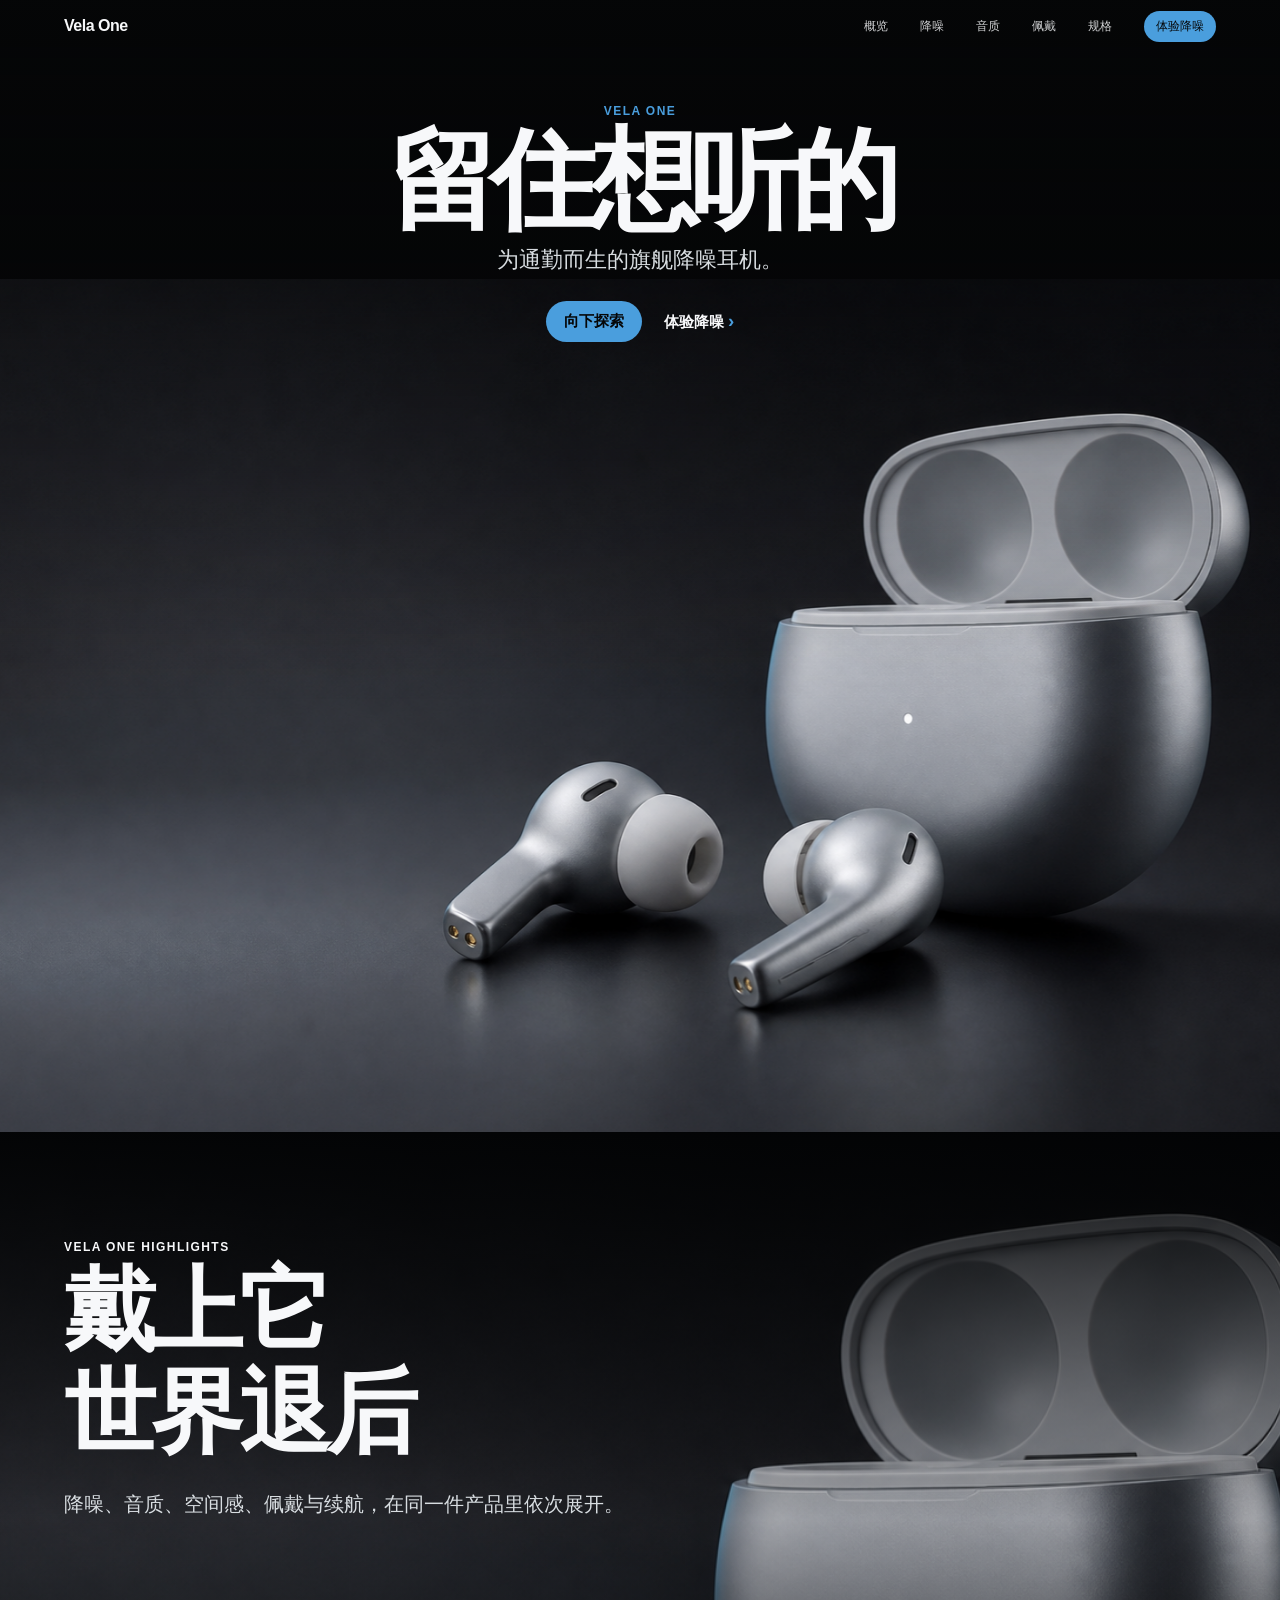
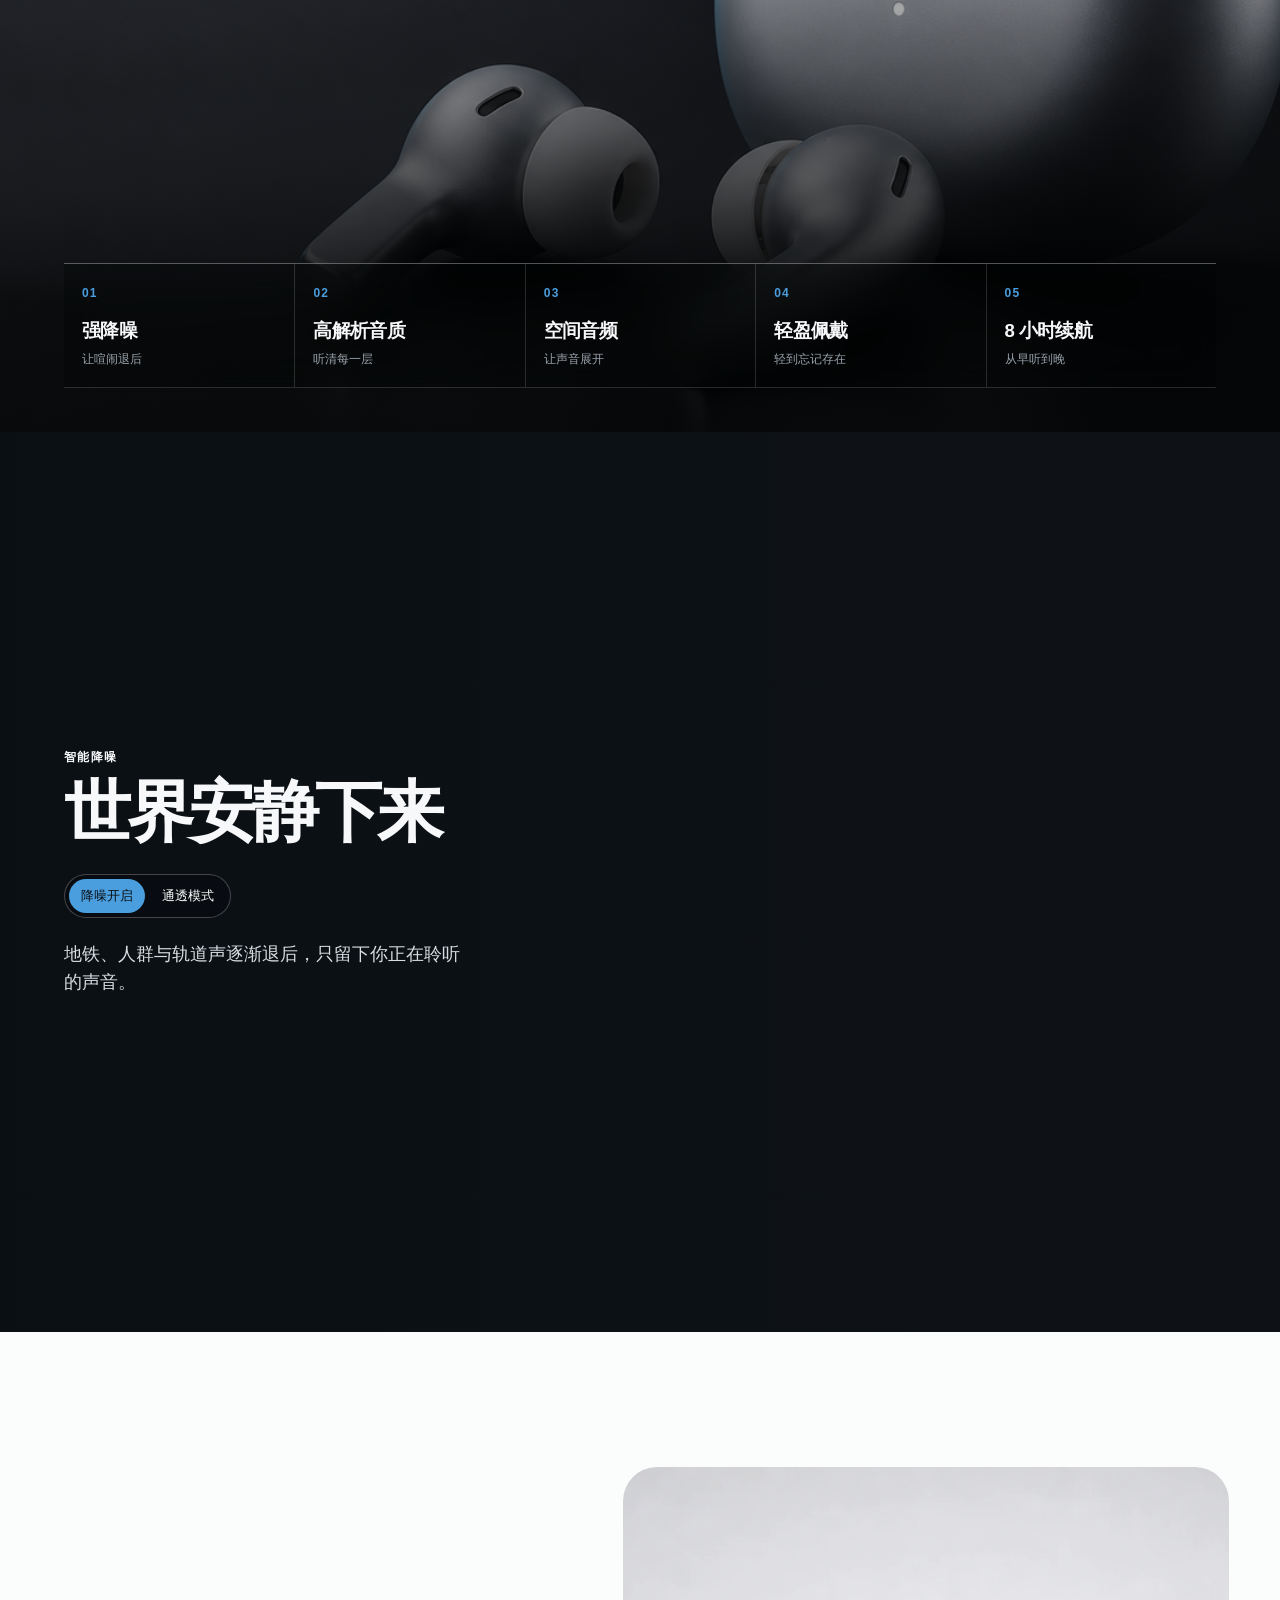
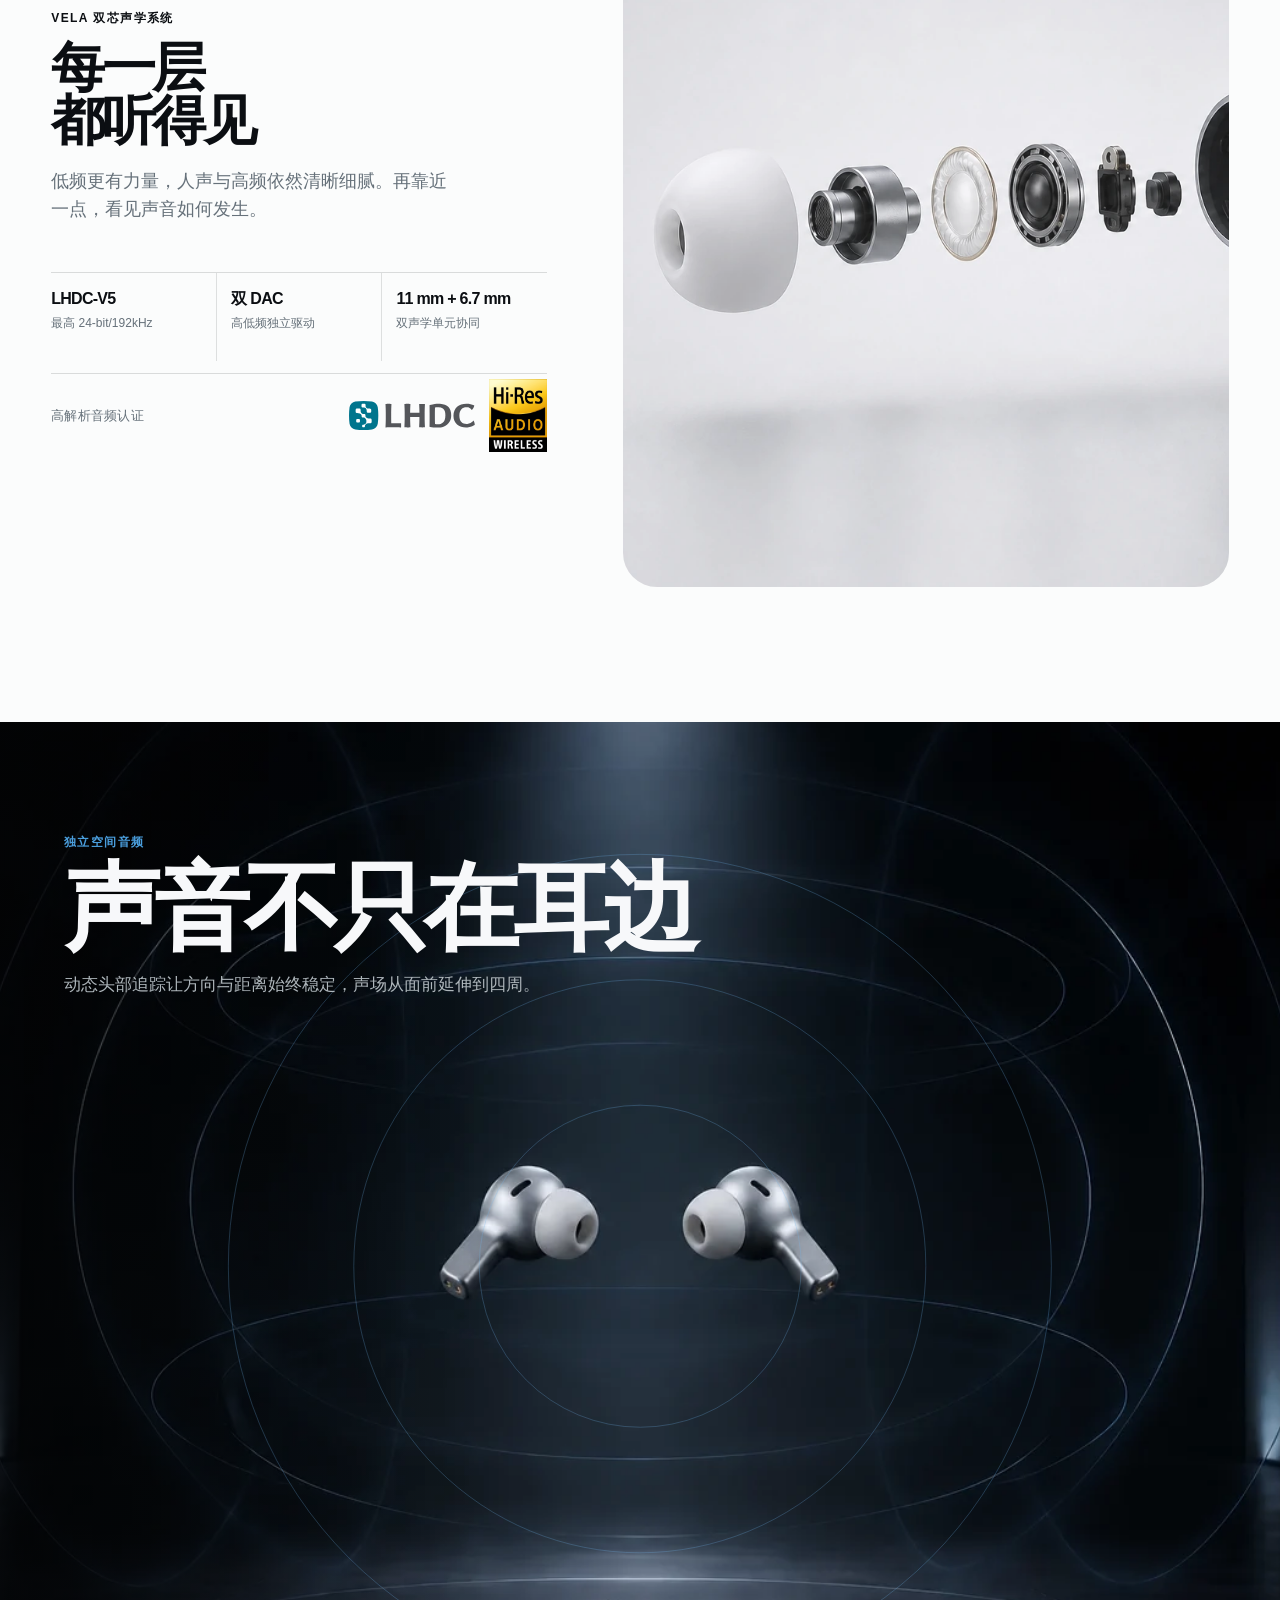
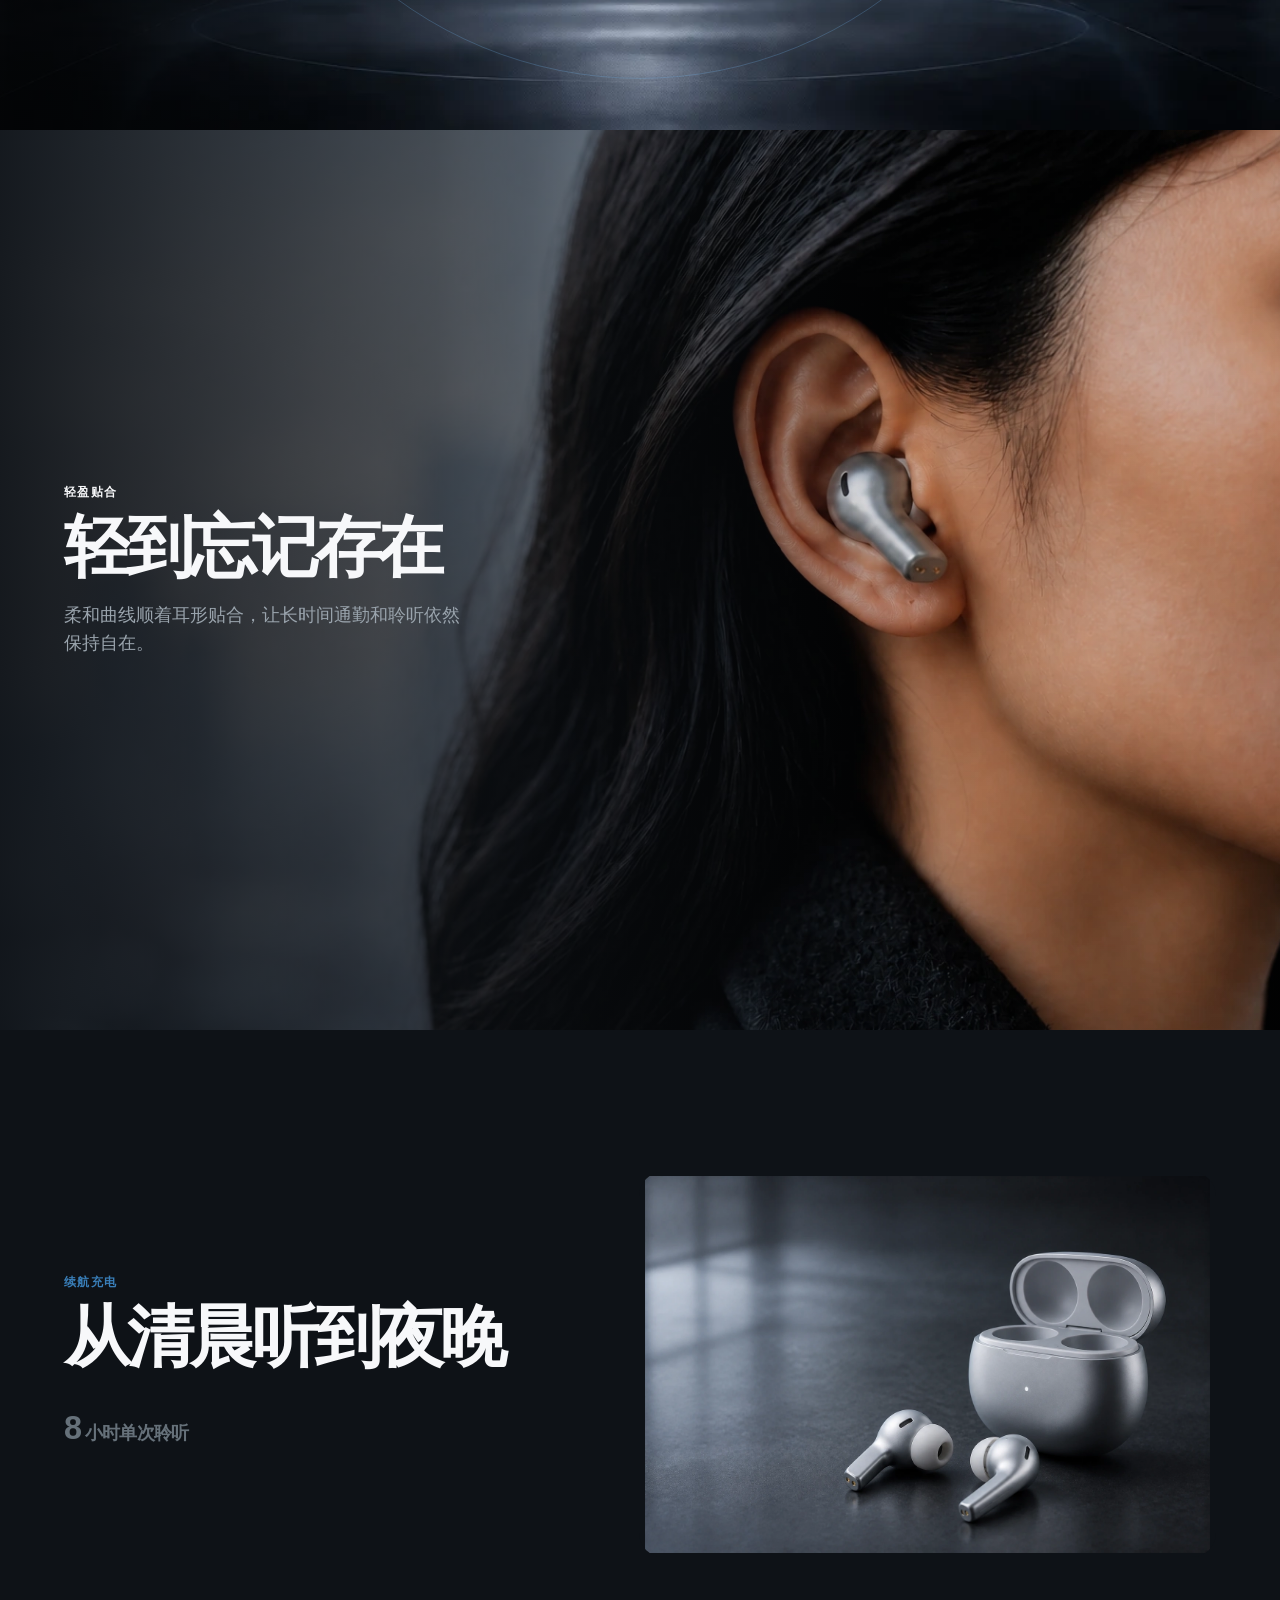
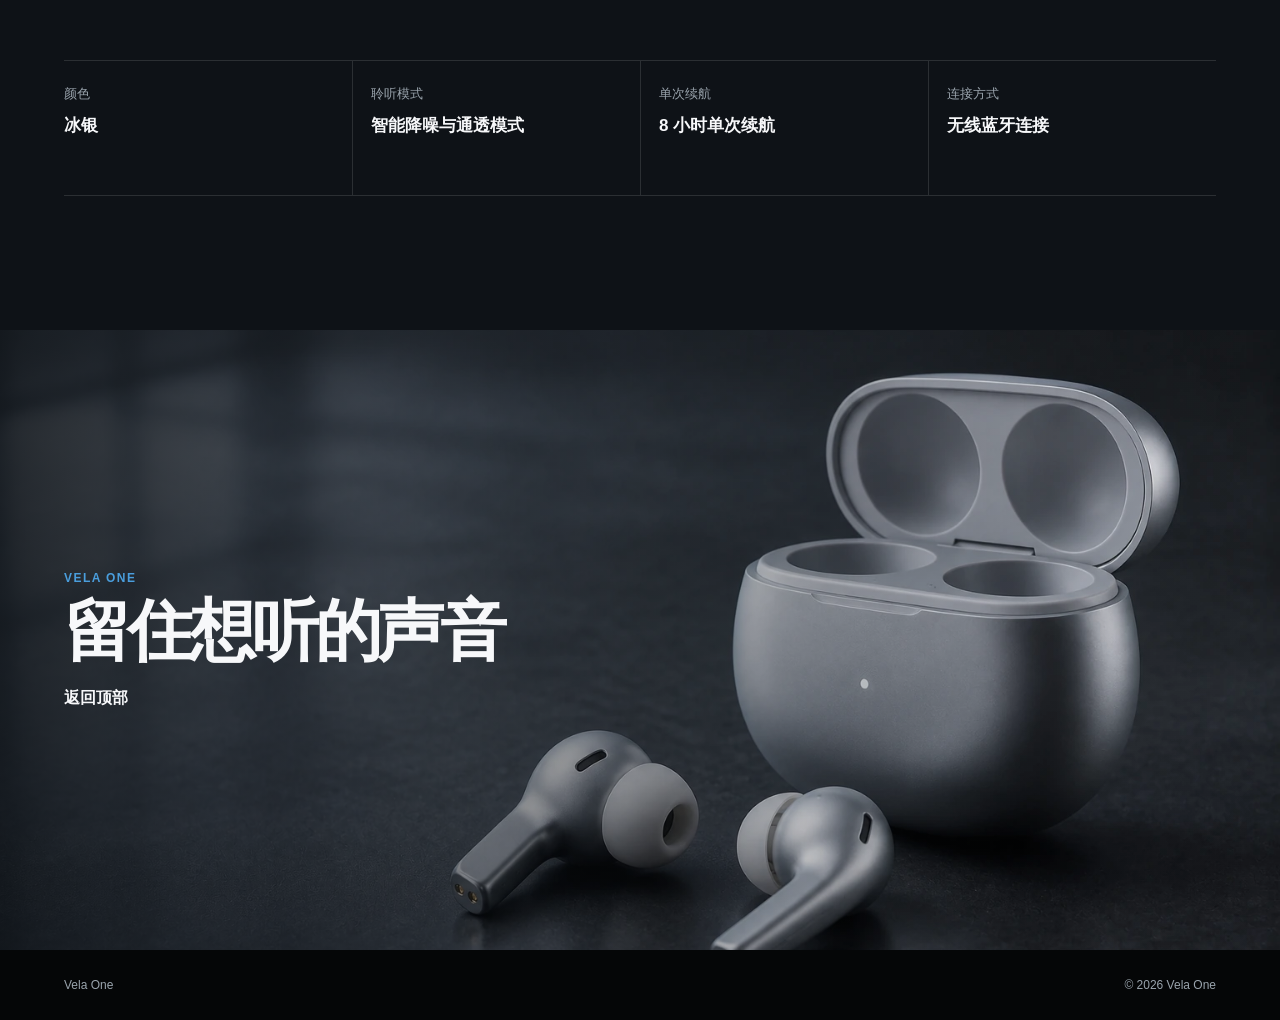
<file: index.html>
<!doctype html>
<html lang="zh-CN">
  <head>
    <meta charset="UTF-8" />
    <meta name="viewport" content="width=device-width, initial-scale=1.0" />
    <meta name="description" content="Vela One 冰银无线耳机产品故事网站。" />
    <title>Vela One — 留住想听的声音</title>
    <link rel="icon" href="data:," />
    <link rel="stylesheet" href="styles.css" />
    <script src="script.js" defer></script>
  </head>
  <body>
    <header class="site-header">
      <a class="wordmark" href="#overview" aria-label="Vela One 首页">Vela One</a>
      <button class="menu-toggle" type="button" aria-expanded="false" aria-controls="main-nav">菜单</button>
      <nav class="site-nav" id="main-nav" aria-label="主导航">
        <a href="#overview">概览</a>
        <a href="#noise-control">降噪</a>
        <a href="#sound-engineering">音质</a>
        <a href="#comfort">佩戴</a>
        <a href="#specs">规格</a>
        <a class="nav-cta" href="#noise-control">体验降噪</a>
      </nav>
    </header>

    <main>
      <section class="hero reveal is-visible" id="overview">
        <div class="hero-copy">
          <p class="eyebrow">Vela One</p>
          <h1>留住想听的</h1>
          <p class="hero-line">为通勤而生的旗舰降噪耳机。</p>
          <div class="hero-actions">
            <a class="button button-primary" href="#highlights">向下探索</a>
            <a class="text-link" href="#noise-control">体验降噪 <span aria-hidden="true">›</span></a>
          </div>
        </div>
        <div class="hero-stage" data-scroll-scale>
          <img class="hero-product-image" src="assets/vela-one-hero.png" alt="黑色产品舞台上的冰银 Vela One 耳机与充电盒" width="1536" height="1024" fetchpriority="high" decoding="async" />
        </div>
      </section>

      <section class="impact-intro reveal" id="highlights">
        <div class="impact-visual" data-scroll-scale aria-hidden="true">
          <img src="assets/vela-one-hero.png" alt="" width="1536" height="1024" loading="eager" decoding="async" />
        </div>
        <div class="impact-copy">
          <p class="eyebrow">Vela One Highlights</p>
          <h2><span>戴上它</span><span>世界退后</span></h2>
          <p>降噪、音质、空间感、佩戴与续航，在同一件产品里依次展开。</p>
        </div>
        <nav class="chapter-index" aria-label="产品亮点">
          <a href="#noise-control"><span class="chapter-number">01</span><strong>强降噪</strong><small>让喧闹退后</small></a>
          <a href="#sound-engineering"><span class="chapter-number">02</span><strong>高解析音质</strong><small>听清每一层</small></a>
          <a href="#spatial-audio"><span class="chapter-number">03</span><strong>空间音频</strong><small>让声音展开</small></a>
          <a href="#comfort"><span class="chapter-number">04</span><strong>轻盈佩戴</strong><small>轻到忘记存在</small></a>
          <a href="#specs"><span class="chapter-number">05</span><strong>8 小时续航</strong><small>从早听到晚</small></a>
        </nav>
      </section>

      <section class="story-section story-light noise-experience reveal" id="noise-control" data-mode="anc">
        <div class="story-copy">
          <p class="eyebrow">智能降噪</p>
          <h2 data-noise-title>世界安静下来</h2>
          <div class="mode-switch" role="group" aria-label="聆听模式">
            <button type="button" data-noise-mode="anc" aria-pressed="true">降噪开启</button>
            <button type="button" data-noise-mode="transparency" aria-pressed="false">通透模式</button>
          </div>
          <p data-noise-description aria-live="polite" aria-atomic="true">地铁、人群与轨道声逐渐退后，只留下你正在聆听的声音。</p>
        </div>
        <div class="story-illustration" data-scroll-scale>
          <picture class="noise-visual" data-noise-visual="anc" aria-hidden="true">
            <source media="(max-width: 700px)" srcset="assets/vela-anc-active-mobile.webp" />
            <img src="assets/vela-anc-active-desktop.webp" alt="" width="1672" height="941" loading="lazy" decoding="async" />
          </picture>
          <picture class="noise-visual" data-noise-visual="transparency" aria-hidden="true">
            <source media="(max-width: 700px)" srcset="assets/vela-transparency-mobile.webp" />
            <img src="assets/vela-transparency-desktop.webp" alt="" width="1672" height="941" loading="lazy" decoding="async" />
          </picture>
        </div>
      </section>

      <section class="story-section sound-section reveal" id="sound-engineering">
        <div class="story-copy">
          <p class="eyebrow">VELA 双芯声学系统</p>
          <h2><span>每一层</span><span>都听得见</span></h2>
          <p>低频更有力量，人声与高频依然清晰细腻。再靠近一点，看见声音如何发生。</p>
        </div>
        <div class="story-illustration" data-scroll-scale>
          <img src="assets/vela-acoustics.webp" alt="展示 Vela One 耳机声学结构的近景" width="1536" height="1024" loading="lazy" decoding="async" />
        </div>
        <div class="sound-details">
          <div class="sound-proof-grid" aria-label="声学规格">
            <div><strong>LHDC-V5</strong><span>最高 24-bit/192kHz</span></div>
            <div><strong>双 DAC</strong><span>高低频独立驱动</span></div>
            <div><strong>11 mm + 6.7 mm</strong><span>双声学单元协同</span></div>
          </div>
          <div class="certification-row" aria-label="音频认证">
            <span class="certification-label">高解析音频认证</span>
            <span class="certification-badges">
              <span class="certification-badge-box"><img class="certification-badge certification-lhdc" src="assets/lhdc-logo.svg" alt="LHDC 官方认证徽标" /></span>
              <span class="certification-badge-box"><img class="certification-badge certification-hires" src="assets/hi-res-audio-wireless.jpg" alt="Hi-Res Audio Wireless 官方认证徽标" /></span>
            </span>
          </div>
        </div>
      </section>

      <section class="story-section immersive-campaign spatial-showcase reveal" id="spatial-audio">
        <div class="campaign-copy">
          <p class="eyebrow">独立空间音频</p>
          <h2>声音不只在耳边</h2>
          <p>动态头部追踪让方向与距离始终稳定，声场从面前延伸到四周。</p>
        </div>
        <div class="spatial-orbits" data-scroll-scale aria-hidden="true"><span></span><span></span><span></span></div>
        <picture class="campaign-visual" data-scroll-scale>
          <img src="assets/vela-spatial-field.webp" alt="冰银 Vela One 耳机在黑色展厅中被空间声场环绕" width="1536" height="1024" loading="lazy" decoding="async" />
        </picture>
      </section>

      <section class="story-section story-silver reveal" id="comfort">
        <div class="story-copy">
          <p class="eyebrow">轻盈贴合</p>
          <h2>轻到忘记存在</h2>
          <p>柔和曲线顺着耳形贴合，让长时间通勤和聆听依然保持自在。</p>
        </div>
        <div class="story-illustration" data-scroll-scale>
          <img src="assets/vela-fit-closeup-clean.webp" alt="佩戴 Vela One 耳机的耳部近景" width="1536" height="1024" loading="lazy" decoding="async" />
        </div>
      </section>

      <section class="battery-section specs-section reveal" id="specs">
        <div class="battery-copy">
          <p class="eyebrow">续航充电</p>
          <h2>从清晨听到夜晚</h2>
          <p class="battery-number">8 小时单次聆听</p>
        </div>
        <div class="case-stage" data-scroll-scale>
          <img src="assets/vela-case-still.webp" alt="放置在深色表面的冰银 Vela One 充电盒" width="1536" height="1024" loading="lazy" decoding="async" />
        </div>
        <dl class="spec-grid">
          <div><dt>颜色</dt><dd>冰银</dd></div>
          <div><dt>聆听模式</dt><dd>智能降噪与通透模式</dd></div>
          <div><dt>单次续航</dt><dd>8 小时单次续航</dd></div>
          <div><dt>连接方式</dt><dd>无线蓝牙连接</dd></div>
        </dl>
      </section>

      <section class="closing-section reveal" id="closing">
        <img src="assets/vela-case-still.webp" alt="放置在深色表面的冰银 Vela One 充电盒" width="1536" height="1024" loading="lazy" decoding="async" />
        <div>
          <p class="eyebrow">Vela One</p>
          <h2>留住想听的声音</h2>
          <a class="text-link" href="#overview">返回顶部</a>
        </div>
      </section>
    </main>

    <footer class="site-footer">
      <p>Vela One</p>
      <p>© <span id="year"></span> Vela One</p>
    </footer>
  </body>
</html>
</file>
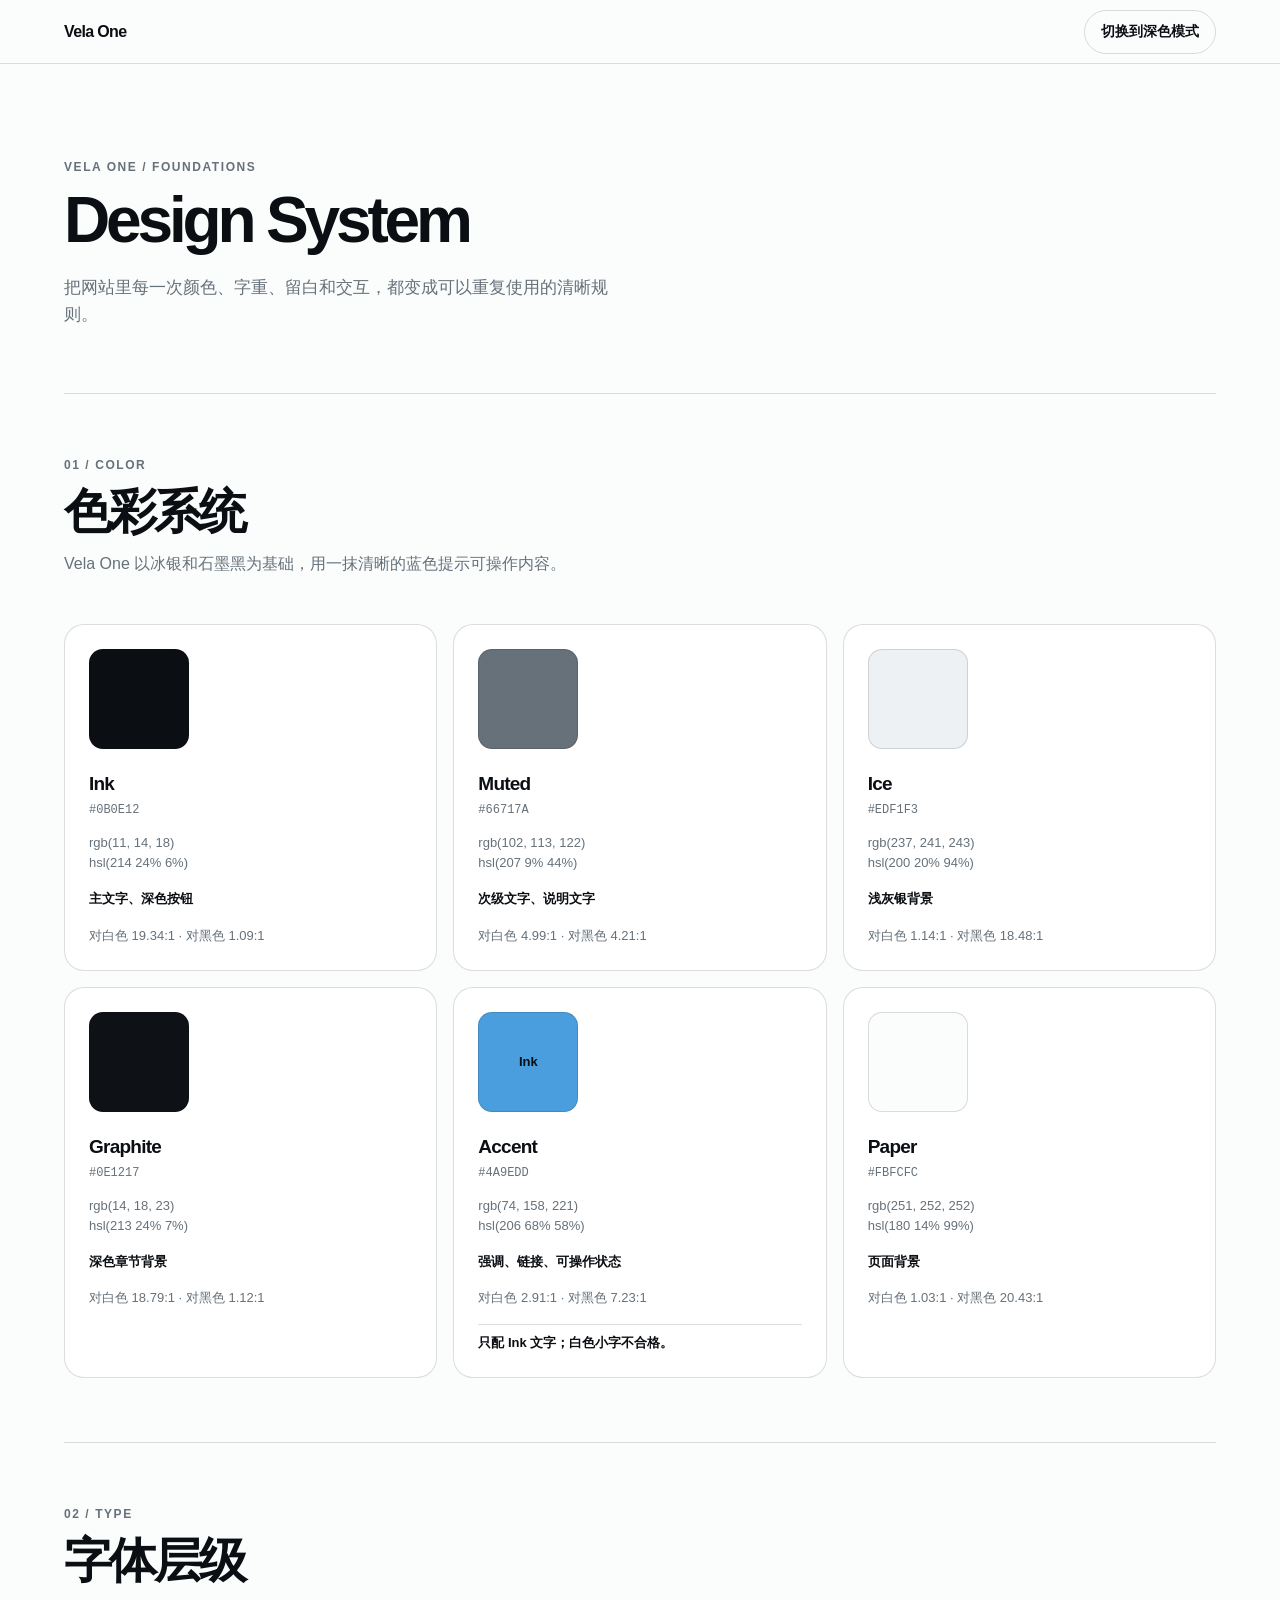
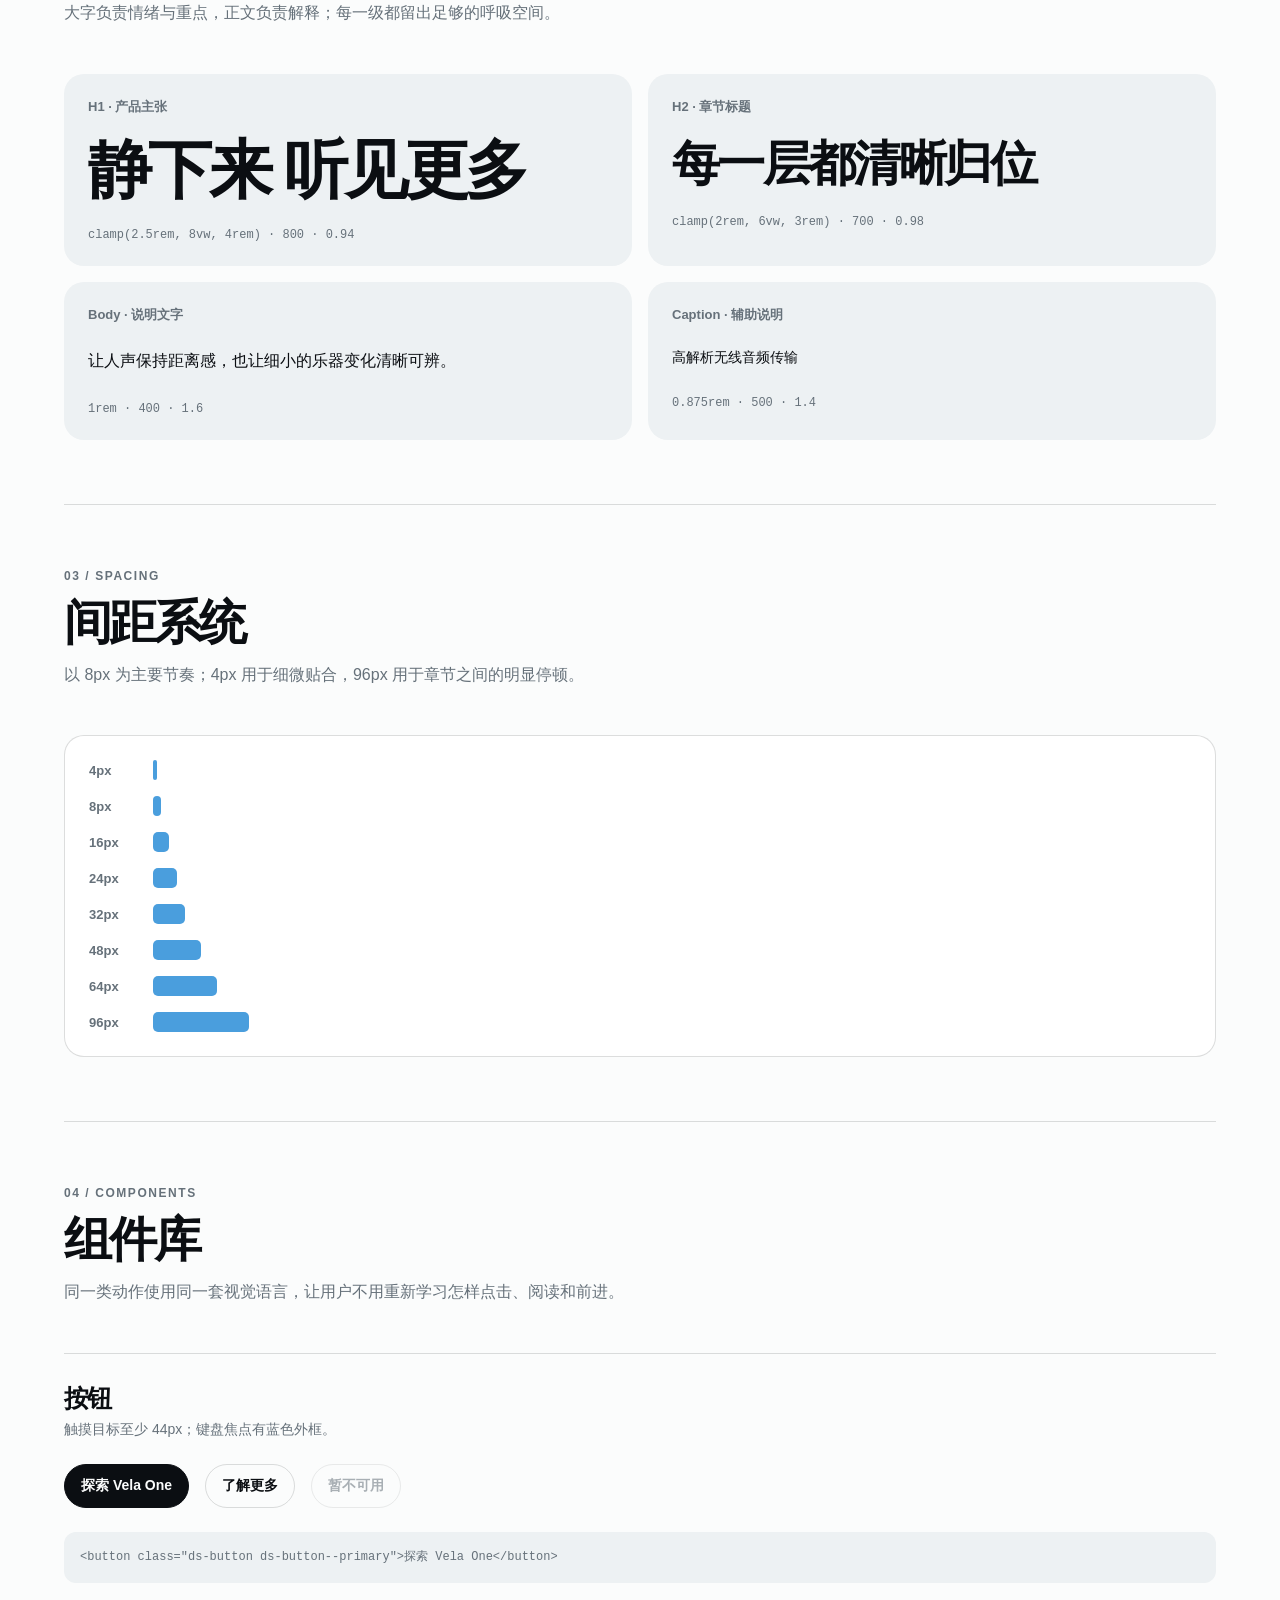
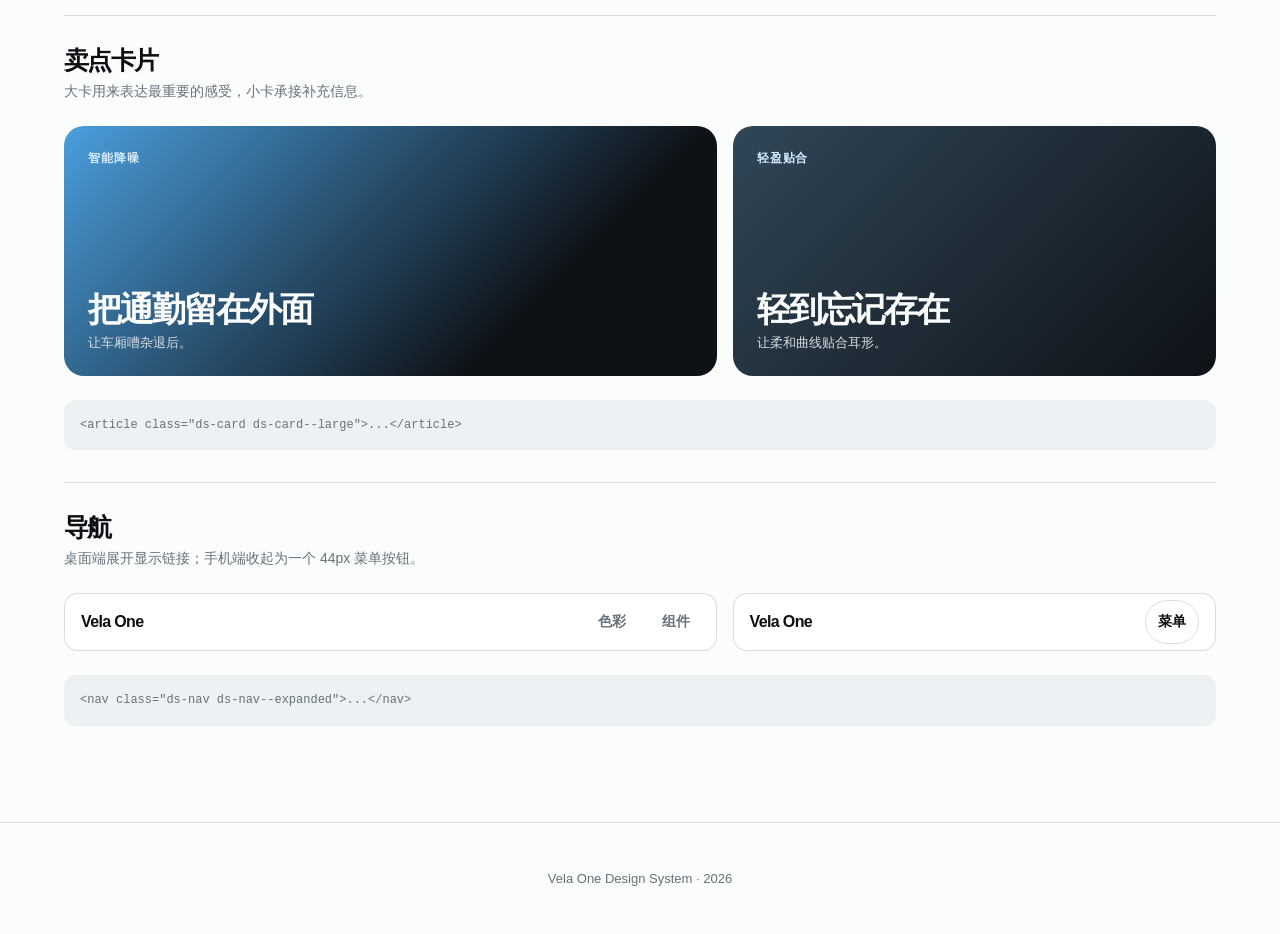
<file: design-system.html>
<!doctype html>
<html lang="zh-CN">
  <head>
    <meta charset="UTF-8" />
    <meta name="viewport" content="width=device-width, initial-scale=1.0" />
    <meta name="description" content="Vela One 网站的颜色、字体、间距和组件设计规范。" />
    <meta name="color-scheme" content="light dark" />
    <title>Vela One Design System</title>
    <link rel="stylesheet" href="design-system.css" />
    <script src="design-system.js" defer></script>
  </head>
  <body class="ds-page">
    <header class="ds-header">
      <a class="ds-header__brand" href="index.html" aria-label="返回 Vela One 产品首页">Vela One</a>
      <button class="ds-theme-toggle" id="theme-toggle" type="button" aria-pressed="false">
        切换到深色模式
      </button>
    </header>

    <main class="ds-main">
      <!-- 用简短引言先说明页面用途，不与产品页的商品叙事争夺注意力。 -->
      <section class="ds-hero" aria-labelledby="page-title">
        <p class="ds-kicker">Vela One / Foundations</p>
        <h1 id="page-title">Design System</h1>
        <p>把网站里每一次颜色、字重、留白和交互，都变成可以重复使用的清晰规则。</p>
      </section>

      <!-- 色彩系统：同时说明色值、使用位置和对比度，让颜色好看也容易看清。 -->
      <section class="ds-section" id="color" aria-labelledby="color-title">
        <div class="ds-section__heading">
          <p class="ds-kicker">01 / Color</p>
          <h2 id="color-title">色彩系统</h2>
          <p>Vela One 以冰银和石墨黑为基础，用一抹清晰的蓝色提示可操作内容。</p>
        </div>
        <div class="ds-color-grid">
          <article class="ds-color-card">
            <div class="ds-color-card__swatch ds-color-card__swatch--ink"></div>
            <h3>Ink</h3><code>#0B0E12</code>
            <p>rgb(11, 14, 18)<br />hsl(214 24% 6%)</p>
            <p class="ds-color-card__use">主文字、深色按钮</p>
            <p class="ds-color-card__contrast">对白色 19.34:1 · 对黑色 1.09:1</p>
          </article>
          <article class="ds-color-card">
            <div class="ds-color-card__swatch ds-color-card__swatch--muted"></div>
            <h3>Muted</h3><code>#66717A</code>
            <p>rgb(102, 113, 122)<br />hsl(207 9% 44%)</p>
            <p class="ds-color-card__use">次级文字、说明文字</p>
            <p class="ds-color-card__contrast">对白色 4.99:1 · 对黑色 4.21:1</p>
          </article>
          <article class="ds-color-card">
            <div class="ds-color-card__swatch ds-color-card__swatch--ice"></div>
            <h3>Ice</h3><code>#EDF1F3</code>
            <p>rgb(237, 241, 243)<br />hsl(200 20% 94%)</p>
            <p class="ds-color-card__use">浅灰银背景</p>
            <p class="ds-color-card__contrast">对白色 1.14:1 · 对黑色 18.48:1</p>
          </article>
          <article class="ds-color-card">
            <div class="ds-color-card__swatch ds-color-card__swatch--graphite"></div>
            <h3>Graphite</h3><code>#0E1217</code>
            <p>rgb(14, 18, 23)<br />hsl(213 24% 7%)</p>
            <p class="ds-color-card__use">深色章节背景</p>
            <p class="ds-color-card__contrast">对白色 18.79:1 · 对黑色 1.12:1</p>
          </article>
          <article class="ds-color-card">
            <div class="ds-color-card__swatch ds-color-card__swatch--accent">Ink</div>
            <h3>Accent</h3><code>#4A9EDD</code>
            <p>rgb(74, 158, 221)<br />hsl(206 68% 58%)</p>
            <p class="ds-color-card__use">强调、链接、可操作状态</p>
            <p class="ds-color-card__contrast">对白色 2.91:1 · 对黑色 7.23:1</p>
            <p class="ds-note">只配 Ink 文字；白色小字不合格。</p>
          </article>
          <article class="ds-color-card">
            <div class="ds-color-card__swatch ds-color-card__swatch--paper"></div>
            <h3>Paper</h3><code>#FBFCFC</code>
            <p>rgb(251, 252, 252)<br />hsl(180 14% 99%)</p>
            <p class="ds-color-card__use">页面背景</p>
            <p class="ds-color-card__contrast">对白色 1.03:1 · 对黑色 20.43:1</p>
          </article>
        </div>
      </section>

      <!-- 字体层级：用真实字号展示大小关系，避免只看数字无法判断阅读感受。 -->
      <section class="ds-section" id="type" aria-labelledby="type-title">
        <div class="ds-section__heading">
          <p class="ds-kicker">02 / Type</p>
          <h2 id="type-title">字体层级</h2>
          <p>大字负责情绪与重点，正文负责解释；每一级都留出足够的呼吸空间。</p>
        </div>
        <div class="ds-type-list">
          <article class="ds-type-sample">
            <p class="ds-type-sample__label">H1 · 产品主张</p>
            <p class="ds-type ds-type--h1">静下来 听见更多</p>
            <code>clamp(2.5rem, 8vw, 4rem) · 800 · 0.94</code>
          </article>
          <article class="ds-type-sample">
            <p class="ds-type-sample__label">H2 · 章节标题</p>
            <p class="ds-type ds-type--h2">每一层都清晰归位</p>
            <code>clamp(2rem, 6vw, 3rem) · 700 · 0.98</code>
          </article>
          <article class="ds-type-sample">
            <p class="ds-type-sample__label">Body · 说明文字</p>
            <p class="ds-type ds-type--body">让人声保持距离感，也让细小的乐器变化清晰可辨。</p>
            <code>1rem · 400 · 1.6</code>
          </article>
          <article class="ds-type-sample">
            <p class="ds-type-sample__label">Caption · 辅助说明</p>
            <p class="ds-type ds-type--caption">高解析无线音频传输</p>
            <code>0.875rem · 500 · 1.4</code>
          </article>
        </div>
      </section>

      <!-- 间距系统：把抽象的留白变成看得见、能直接照用的尺寸。 -->
      <section class="ds-section" id="spacing" aria-labelledby="spacing-title">
        <div class="ds-section__heading">
          <p class="ds-kicker">03 / Spacing</p>
          <h2 id="spacing-title">间距系统</h2>
          <p>以 8px 为主要节奏；4px 用于细微贴合，96px 用于章节之间的明显停顿。</p>
        </div>
        <div class="ds-spacing-list" aria-label="8 像素间距基准">
          <div class="ds-spacing-item"><span>4px</span><i style="--space-size: 4px"></i></div>
          <div class="ds-spacing-item"><span>8px</span><i style="--space-size: 8px"></i></div>
          <div class="ds-spacing-item"><span>16px</span><i style="--space-size: 16px"></i></div>
          <div class="ds-spacing-item"><span>24px</span><i style="--space-size: 24px"></i></div>
          <div class="ds-spacing-item"><span>32px</span><i style="--space-size: 32px"></i></div>
          <div class="ds-spacing-item"><span>48px</span><i style="--space-size: 48px"></i></div>
          <div class="ds-spacing-item"><span>64px</span><i style="--space-size: 64px"></i></div>
          <div class="ds-spacing-item"><span>96px</span><i style="--space-size: 96px"></i></div>
        </div>
      </section>

      <!-- 组件库：将产品页中反复出现的交互，整理成可直接参考的最小组合。 -->
      <section class="ds-section" id="components" aria-labelledby="components-title">
        <div class="ds-section__heading">
          <p class="ds-kicker">04 / Components</p>
          <h2 id="components-title">组件库</h2>
          <p>同一类动作使用同一套视觉语言，让用户不用重新学习怎样点击、阅读和前进。</p>
        </div>

        <div class="ds-component-group">
          <div class="ds-component-group__title"><h3>按钮</h3><p>触摸目标至少 44px；键盘焦点有蓝色外框。</p></div>
          <div class="ds-component-group__demo ds-button-row">
            <button class="ds-button ds-button--primary" type="button">探索 Vela One</button>
            <button class="ds-button ds-button--secondary" type="button">了解更多</button>
            <button class="ds-button" type="button" disabled>暂不可用</button>
          </div>
          <pre class="ds-code"><code>&lt;button class="ds-button ds-button--primary"&gt;探索 Vela One&lt;/button&gt;</code></pre>
        </div>

        <div class="ds-component-group">
          <div class="ds-component-group__title"><h3>卖点卡片</h3><p>大卡用来表达最重要的感受，小卡承接补充信息。</p></div>
          <div class="ds-card-grid">
            <article class="ds-card ds-card--large"><span>智能降噪</span><strong>把通勤留在外面</strong><small>让车厢嘈杂退后。</small></article>
            <article class="ds-card"><span>轻盈贴合</span><strong>轻到忘记存在</strong><small>让柔和曲线贴合耳形。</small></article>
          </div>
          <pre class="ds-code"><code>&lt;article class="ds-card ds-card--large"&gt;...&lt;/article&gt;</code></pre>
        </div>

        <div class="ds-component-group">
          <div class="ds-component-group__title"><h3>导航</h3><p>桌面端展开显示链接；手机端收起为一个 44px 菜单按钮。</p></div>
          <div class="ds-nav-demo">
            <nav class="ds-nav ds-nav--expanded" aria-label="展开的示例导航"><strong>Vela One</strong><a href="#color">色彩</a><a href="#components">组件</a></nav>
            <div class="ds-nav ds-nav--collapsed"><strong>Vela One</strong><button type="button" aria-label="打开示例菜单">菜单</button></div>
          </div>
          <pre class="ds-code"><code>&lt;nav class="ds-nav ds-nav--expanded"&gt;...&lt;/nav&gt;</code></pre>
        </div>
      </section>
    </main>
    <footer class="ds-footer">Vela One Design System · 2026</footer>
  </body>
</html>
</file>
<file: styles.css>
:root {
  --night: #050607;
  --night-soft: #0e1217;
  --surface: #151a20;
  --text: #f7f8fa;
  --text-muted: #9aa4ad;
  --metal: #d8dde1;
  --ink: #0b0e12;
  --muted: #66717a;
  --ice: #edf1f3;
  --graphite: #0e1217;
  --accent: #4a9edd;
  --paper: #fbfcfc;
  --line: rgba(255, 255, 255, 0.12);
  --line-light: rgba(11, 14, 18, 0.12);
  --max: 1240px;
}

* { box-sizing: border-box; }
html { scroll-behavior: smooth; }
body {
  margin: 0;
  overflow-x: hidden;
  color: var(--text);
  background: var(--night);
  font-family: Inter, "SF Pro Display", "PingFang SC", "Microsoft YaHei", sans-serif;
  -webkit-font-smoothing: antialiased;
}
a { color: inherit; text-decoration: none; }

.site-header {
  position: fixed;
  z-index: 10;
  top: 0;
  left: 0;
  right: 0;
  display: flex;
  align-items: center;
  justify-content: space-between;
  min-height: 52px;
  padding: 0 5vw;
  color: var(--text);
  transition: background 220ms ease, color 220ms ease, box-shadow 220ms ease;
}
.site-header.is-scrolled {
  color: var(--text);
  background: rgba(5, 6, 7, 0.82);
  box-shadow: 0 1px 0 var(--line);
  backdrop-filter: blur(18px);
}
.wordmark { font-size: 16px; font-weight: 680; letter-spacing: -0.03em; }
.site-nav { display: flex; align-items: center; gap: clamp(16px, 2.5vw, 34px); font-size: 12px; }
.site-nav a { opacity: 0.84; transition: opacity 180ms ease; }
.site-nav a:hover { opacity: 1; }
.site-nav .nav-cta { padding: 7px 12px; border-radius: 999px; color: var(--night); background: var(--accent); opacity: 1; }
.menu-toggle { display: none; border: 0; color: inherit; background: transparent; font: inherit; cursor: pointer; }

.hero, .story-section, .battery-section, .specs-section, .impact-intro { scroll-margin-top: 52px; }
.hero {
  position: relative;
  display: grid;
  grid-template-rows: auto minmax(0, 1fr);
  align-items: start;
  min-height: max(780px, 112svh);
  padding: 104px max(5vw, calc((100vw - var(--max)) / 2)) 0;
  overflow: hidden;
  color: var(--text);
  background: var(--night);
}
.hero::after {
  position: absolute;
  z-index: 1;
  inset: 0;
  display: block;
  content: "";
  pointer-events: none;
  background: linear-gradient(180deg, rgba(5, 6, 7, 0.96) 0%, rgba(5, 6, 7, 0.24) 30%, rgba(5, 6, 7, 0) 62%);
}
.hero-stage { position: relative; z-index: 0; width: calc(100% + 10vw); min-height: clamp(520px, 72svh, 900px); margin: -7vh -5vw 0; overflow: hidden; --scroll-progress: 0; }
.hero-product-image { display: block; width: 100%; height: 100%; object-fit: cover; object-position: 68% 60%; transform: scale(calc(1.04 + var(--scroll-progress) * .14)); transform-origin: 68% 60%; will-change: transform; }
.hero-copy, .story-copy, .battery-copy { position: relative; z-index: 2; }
.hero-copy { width: 100%; max-width: none; text-align: center; }
.eyebrow { margin: 0 0 14px; font-size: 12px; font-weight: 650; letter-spacing: 0.12em; text-transform: uppercase; }
.hero .eyebrow, .immersive-campaign .eyebrow, .battery-section .eyebrow { color: var(--accent); }
h1, h2, p { margin-top: 0; }
.display-title {
  margin: 0;
  font-size: clamp(42px, 5.2vw, 76px);
  line-height: 0.98;
  letter-spacing: -0.065em;
  white-space: nowrap;
}
h1 { margin-bottom: 14px; font-size: clamp(62px, 8.5vw, 132px); line-height: 0.9; letter-spacing: -0.075em; white-space: nowrap; }
h2 { margin-bottom: 20px; font-size: clamp(42px, 5.2vw, 76px); line-height: 0.98; letter-spacing: -0.065em; white-space: nowrap; }
.product-name { margin-bottom: 24px; color: var(--metal); font-size: 18px; font-weight: 620; letter-spacing: 0.04em; }
.hero-line { max-width: none; margin-bottom: 24px; color: var(--metal); font-size: clamp(18px, 1.7vw, 25px); line-height: 1.5; }
.hero-actions { display: flex; align-items: center; justify-content: center; gap: 22px; font-size: 15px; }
.button { display: inline-flex; align-items: center; justify-content: center; padding: 11px 18px; border-radius: 999px; font-weight: 600; }
.button-primary { color: var(--night); background: var(--accent); transition: transform 180ms ease, background 180ms ease; }
.button-primary:hover { transform: translateY(-1px); background: #9bd0f5; }
.text-link { color: inherit; font-weight: 600; }
.text-link span { color: var(--accent); font-size: 1.25em; }

.impact-intro { position: relative; display: grid; align-content: space-between; min-height: 100svh; padding: clamp(96px, 12vh, 150px) max(5vw, calc((100vw - var(--max)) / 2)) 44px; overflow: hidden; color: var(--text); background: #020304; isolation: isolate; }
.impact-intro::after { position: absolute; z-index: -1; inset: 0; content: ""; background: linear-gradient(180deg, rgba(2, 3, 4, .94) 0%, rgba(2, 3, 4, .18) 43%, rgba(2, 3, 4, .9) 86%); }
.impact-visual { position: absolute; z-index: -2; inset: 0; --scroll-progress: 0; }
.impact-visual img { display: block; width: 100%; height: 100%; object-fit: cover; object-position: 72% center; transform: scale(calc(1.18 + var(--scroll-progress) * .18)); transform-origin: 72% center; }
.impact-copy { max-width: 900px; }
.impact-copy h2 { display: grid; gap: clamp(6px, 1.2vw, 18px); margin-bottom: 32px; font-size: clamp(58px, 7.2vw, 112px); line-height: .94; letter-spacing: -.05em; }
.impact-copy h2 span { display: block; }
.impact-copy p:not(.eyebrow) { max-width: 560px; color: var(--metal); font-size: clamp(17px, 1.6vw, 23px); line-height: 1.55; }
.chapter-index { position: relative; z-index: 2; display: grid; grid-template-columns: repeat(5, 1fr); border-top: 1px solid rgba(255,255,255,.32); background: rgba(3, 5, 7, .28); backdrop-filter: blur(18px); }
.chapter-index a { min-height: 124px; padding: 22px 18px 16px; border-bottom: 1px solid rgba(255,255,255,.15); transition: background 180ms ease, transform 180ms ease; }
.chapter-index a + a { border-left: 1px solid rgba(255,255,255,.15); }
.chapter-index a:hover, .chapter-index a:focus-visible { background: rgba(255,255,255,.1); transform: translateY(-3px); }
.chapter-index a:focus-visible { outline: 2px solid var(--accent); outline-offset: 2px; }
.chapter-number, .chapter-index strong, .chapter-index small { display: block; }
.chapter-number { margin-bottom: 18px; color: var(--accent); font-size: 12px; font-weight: 700; letter-spacing: .1em; }
.chapter-index strong { font-size: clamp(16px, 1.45vw, 21px); letter-spacing: -.035em; }
.chapter-index small { margin-top: 7px; color: var(--text-muted); font-size: 12px; }
.story-section { position: relative; overflow: hidden; min-height: max(780px, 100svh); }
.story-copy { max-width: 470px; }
.story-copy > p:not(.eyebrow), .battery-copy > p:not(.eyebrow) { max-width: 410px; color: var(--muted); font-size: 18px; line-height: 1.58; }
.story-illustration, .story-illustration picture, .story-illustration img { display: block; }
.story-illustration img { width: 100%; height: 100%; object-fit: cover; }
.sound-section {
  display: grid;
  grid-template-columns: minmax(0, 0.9fr) minmax(0, 1.1fr);
  grid-template-areas: "copy visual" "details visual";
  align-items: center;
  gap: clamp(64px, 6vw, 110px);
  row-gap: 0;
  min-height: max(820px, 110svh);
  padding: 100px max(4vw, calc((100vw - 1360px) / 2));
  color: var(--ink);
  background: var(--paper);
}
.sound-section .story-copy { grid-area: copy; max-width: 520px; align-self: end; }
.sound-section h2 { max-width: 560px; font-size: clamp(44px, 4.2vw, 62px); white-space: normal; text-wrap: balance; }
.sound-section h2 span { display: block; }
.sound-section .story-illustration { grid-area: visual; width: min(100%, 780px); height: min(720px, 72vw); justify-self: end; overflow: hidden; border-radius: 34px; opacity: 0.9; --scroll-progress: 0; }
.sound-section .story-illustration img { object-position: 63% center; transform: scale(calc(1.02 + var(--scroll-progress) * .1)); transform-origin: 63% center; }
.sound-details { position: relative; z-index: 2; grid-area: details; max-width: 520px; margin-top: 30px; align-self: start; }
.sound-proof-grid { display: grid; grid-template-columns: repeat(3, minmax(0, 1fr)); border-top: 1px solid rgba(11, 14, 18, 0.14); }
.sound-proof-grid div { min-height: 88px; padding: 16px 14px 12px 0; }
.sound-proof-grid div + div { padding-left: 14px; border-left: 1px solid rgba(11, 14, 18, 0.12); }
.sound-proof-grid strong, .sound-proof-grid span { display: block; }
.sound-proof-grid strong { color: var(--ink); font-size: 16px; line-height: 1.2; letter-spacing: -0.045em; }
.sound-proof-grid span { margin-top: 7px; color: var(--muted); font-size: 12px; line-height: 1.4; }
.certification-row { display: flex; align-items: center; justify-content: space-between; min-height: 58px; margin-top: 12px; padding-top: 14px; border-top: 1px solid rgba(11, 14, 18, 0.14); }
.certification-label { color: var(--muted); font-size: 13px; letter-spacing: 0.02em; }
.certification-badges { display: flex; align-items: center; gap: 14px; }
.certification-badge-box { display: flex; align-items: center; justify-content: center; height: 56px; }
.certification-badge { display: block; width: auto; height: auto; object-fit: contain; }
.certification-lhdc { width: 126px; }
.certification-hires { width: 58px; }

.noise-experience { display: flex; align-items: center; min-height: 100svh; padding: 92px max(5vw, calc((100vw - var(--max)) / 2)); color: var(--text); background: var(--night-soft); isolation: isolate; }
.noise-experience .story-copy { z-index: 3; }
.noise-experience .story-copy > p:not(.eyebrow) { color: var(--metal); }
.noise-experience .story-illustration { position: absolute; z-index: -2; inset: 0; width: auto; height: auto; }
.noise-experience .story-illustration picture, .noise-experience .story-illustration img { width: 100%; height: 100%; }
.noise-experience .story-illustration { --scroll-progress: 0; }
.noise-experience .story-illustration img { transform: scale(calc(1.04 + var(--scroll-progress) * .08)); }
.noise-experience .story-illustration img { object-position: 64% center; }
.noise-visual { position: absolute; inset: 0; opacity: 0; pointer-events: none; transition: opacity 520ms cubic-bezier(.2, .7, .2, 1); }
.noise-experience[data-mode="anc"] .noise-visual[data-noise-visual="anc"],
.noise-experience[data-mode="transparency"] .noise-visual[data-noise-visual="transparency"] { opacity: 1; }
.noise-experience::before { position: absolute; z-index: -1; inset: 0; content: ""; pointer-events: none; background: linear-gradient(90deg, rgba(10, 15, 20, 0.78) 0%, rgba(10, 15, 20, 0.5) 36%, rgba(10, 15, 20, 0.04) 72%); transition: background 300ms ease; }
.noise-experience[data-mode="transparency"]::before { background: linear-gradient(90deg, rgba(42, 34, 28, 0.7) 0%, rgba(42, 34, 28, 0.34) 42%, rgba(42, 34, 28, 0.02) 74%); }
.mode-switch { display: inline-flex; gap: 5px; margin: 8px 0 22px; padding: 4px; border: 1px solid rgba(255, 255, 255, 0.24); border-radius: 999px; background: rgba(4, 7, 10, 0.28); backdrop-filter: blur(12px); }
.mode-switch button { padding: 8px 12px; border: 0; border-radius: 999px; color: #fff; background: transparent; font: inherit; font-size: 13px; cursor: pointer; transition: background 180ms ease, color 180ms ease; }
.mode-switch button[aria-pressed="true"] { color: var(--ink); background: var(--accent); }
.mode-switch button:focus-visible { outline: 2px solid #fff; outline-offset: 2px; }

.immersive-campaign {
  display: flex;
  align-items: flex-start;
  min-height: max(820px, 112svh);
  padding: 112px max(5vw, calc((100vw - var(--max)) / 2)) 72px;
  color: var(--text);
  background: var(--night);
  isolation: isolate;
}
.campaign-copy { position: relative; z-index: 3; max-width: 660px; }
.campaign-copy h2 { max-width: 900px; font-size: clamp(54px, 7.5vw, 112px); line-height: .9; white-space: normal; text-wrap: balance; }
.campaign-copy > p:not(.eyebrow) { max-width: 510px; color: #aeb6bb; font-size: 17px; line-height: 1.7; }
.campaign-visual, .campaign-visual img { display: block; }
.campaign-visual { position: absolute; z-index: -2; inset: 0; --scroll-progress: 0; overflow: hidden; }
.campaign-visual img { width: 100%; height: 100%; object-fit: cover; object-position: center; }
.spatial-showcase .campaign-visual img { transform: scale(calc(1.18 + var(--scroll-progress) * .08)); transform-origin: center 56%; }
.spatial-orbits { position: absolute; z-index: 1; top: 54%; left: 50%; width: min(70vw, 980px); aspect-ratio: 1; transform: translate(-50%, -50%); pointer-events: none; }
.spatial-orbits span { position: absolute; inset: 50%; border: 1px solid rgba(114, 183, 238, .42); border-radius: 50%; transform: translate(-50%, -50%); opacity: calc(.28 + var(--scroll-progress, 0) * .4); }
.spatial-orbits span:nth-child(1) { width: 36%; height: 36%; }
.spatial-orbits span:nth-child(2) { width: 64%; height: 64%; }
.spatial-orbits span:nth-child(3) { width: 92%; height: 92%; }
.immersive-campaign::after { position: absolute; z-index: -1; inset: 0; content: ""; pointer-events: none; background: linear-gradient(90deg, rgba(3, 4, 5, 0.98) 0%, rgba(3, 4, 5, 0.76) 30%, rgba(3, 4, 5, 0.08) 62%, rgba(3, 4, 5, 0.04)); }
.spatial-showcase::after { background: linear-gradient(90deg, rgba(3, 4, 5, 0.78) 0%, rgba(3, 4, 5, 0.28) 24%, rgba(3, 4, 5, 0) 38%); }

.story-silver { display: flex; align-items: center; min-height: max(760px, 100svh); padding: 92px max(5vw, calc((100vw - var(--max)) / 2)); color: var(--text); background: var(--night-soft); isolation: isolate; }
.story-silver .story-copy { z-index: 1; }
.story-silver .story-copy > p:not(.eyebrow) { color: var(--text-muted); }
.story-silver .story-illustration { position: absolute; inset: 0; z-index: -1; width: auto; height: auto; }
.story-silver .story-illustration { --scroll-progress: 0; }
.story-silver .story-illustration img { object-position: 65% center; transform: scale(calc(1.02 + var(--scroll-progress) * .08)); transform-origin: 65% center; }
.story-silver::after { position: absolute; z-index: 0; inset: 0; content: ""; pointer-events: none; background: linear-gradient(90deg, rgba(14, 18, 23, 0.96), rgba(14, 18, 23, 0.7) 34%, rgba(14, 18, 23, 0.08) 72%); }

.specs-section { display: grid; grid-template-columns: 0.9fr 1.1fr; grid-template-areas: "copy case" "specs specs" "note note"; column-gap: clamp(40px, 8vw, 140px); align-items: center; min-height: 100svh; padding: 124px max(5vw, calc((100vw - var(--max)) / 2)) 80px; color: var(--text); background: var(--night-soft); }
.battery-copy { grid-area: copy; color: var(--text); }
.battery-copy .eyebrow { color: #397eb8; }
.battery-number { margin: 32px 0 0; color: var(--text); font-size: clamp(30px, 2.8vw, 44px); font-weight: 620; letter-spacing: -0.05em; }
.battery-number::first-letter { font-size: 1.8em; }
.case-stage { grid-area: case; aspect-ratio: 3 / 2; height: auto; overflow: hidden; border-radius: 24px; background: var(--graphite); --scroll-progress: 0; }
.case-stage img { display: block; width: 100%; height: 100%; object-fit: contain; object-position: center; transform: scale(calc(.96 + var(--scroll-progress) * .02)); transform-origin: center; }
.spec-grid { grid-area: specs; display: grid; grid-template-columns: repeat(4, 1fr); margin: 68px 0 0; border-top: 1px solid var(--line); }
.spec-grid div { min-height: 135px; padding: 24px 18px 18px 0; border-bottom: 1px solid var(--line); }
.spec-grid div + div { padding-left: 18px; border-left: 1px solid var(--line); }
dt { margin-bottom: 12px; color: var(--text-muted); font-size: 13px; }
dd { margin: 0; font-size: 17px; font-weight: 620; line-height: 1.35; }
.spec-note { grid-area: note; margin: 22px 0 0; color: var(--text-muted); font-size: 13px; }

.closing-section { position: relative; display: grid; place-items: center start; min-height: 620px; padding: 92px max(5vw, calc((100vw - var(--max)) / 2)); overflow: hidden; color: var(--text); background: var(--night); isolation: isolate; }
.closing-section img { position: absolute; z-index: -2; inset: 0; width: 100%; height: 100%; object-fit: cover; object-position: 70% 55%; }
.closing-section::before { position: absolute; z-index: -1; inset: 0; content: ""; background: linear-gradient(90deg, rgba(10, 14, 18, 0.86), rgba(10, 14, 18, 0.35) 54%, transparent); }
.closing-section > div { max-width: 520px; }
.closing-section .eyebrow { color: var(--accent); }
.closing-section h2 { margin-bottom: 24px; }

.site-footer { display: flex; justify-content: space-between; gap: 20px; padding: 28px 5vw; color: var(--text-muted); background: var(--night); font-size: 12px; }
.site-footer p { margin: 0; }
.reveal { opacity: 1; transform: none; transition: opacity 650ms ease, transform 650ms ease; }
.js-enabled .reveal { opacity: 0; transform: translateY(18px); }
.js-enabled .reveal.is-visible { opacity: 1; transform: none; }

@media (min-width: 701px) and (max-width: 1100px) {
  .hero-copy { max-width: 410px; }
  .hero h1 { font-size: clamp(52px, 5.5vw, 56px); }
}

@media (max-width: 700px) {
  .site-header { min-height: 52px; padding: 0 max(18px, env(safe-area-inset-right)) 0 max(18px, env(safe-area-inset-left)); }
  .menu-toggle { display: block; min-width: 44px; min-height: 44px; padding: 10px; font-size: 12px; }
  .site-nav { position: absolute; top: 52px; left: max(14px, env(safe-area-inset-left)); right: max(14px, env(safe-area-inset-right)); display: none; flex-direction: column; align-items: stretch; gap: 0; padding: 10px; color: var(--text); background: rgba(14, 18, 23, 0.96); border: 1px solid var(--line); border-radius: 14px; box-shadow: 0 12px 34px rgba(0, 0, 0, 0.34); backdrop-filter: blur(18px); }
  .site-nav.is-open { display: flex; }
  .site-nav a { display: flex; align-items: center; min-height: 44px; padding: 12px; }
  .site-nav a[href="#overview"] { order: 1; }
  .site-nav a[href="#noise-control"] { order: 2; }
  .site-nav a[href="#sound-engineering"] { order: 3; }
  .site-nav a[href="#comfort"] { order: 4; }
  .site-nav a[href="#specs"] { order: 5; }
  .site-nav .nav-cta { display: none; }
  .hero { display: grid; grid-template-rows: auto minmax(0, 1fr); align-items: start; min-height: max(720px, 100svh); padding: 82px max(18px, env(safe-area-inset-right)) 0 max(18px, env(safe-area-inset-left)); text-align: center; }
  .hero-copy { display: flex; flex-direction: column; align-items: center; width: 100%; max-width: none; }
  .hero .eyebrow { margin-bottom: 12px; }
  .hero-line { display: block; max-width: 280px; margin-bottom: 18px; font-size: 16px; }
  .hero .product-name { order: -1; margin: 0 0 12px; font-size: 16px; }
  .hero h1 { margin-bottom: 18px; }
  .hero-actions { justify-content: center; }
  .hero-actions .button-primary { display: none; }
  .hero-stage { position: relative; inset: auto; z-index: 0; width: calc(100% + 36px); min-height: 0; height: 100%; margin: 28px -18px 0; overflow: hidden; }
  .hero-product-image { width: 100%; height: 100%; object-fit: cover; object-position: 72% center; transform: scale(calc(1.16 + var(--scroll-progress) * .1)); transform-origin: 72% center; }
  h1, h2, .display-title { font-size: clamp(40px, 12vw, 54px); }
  h1 { white-space: nowrap; }
  h2, .display-title { white-space: normal; text-wrap: balance; }
  .hero-line { font-size: 18px; }
  .impact-intro { display: grid; grid-template-rows: auto 1fr auto; min-height: max(760px, 100svh); padding: 82px max(18px, env(safe-area-inset-right)) 18px max(18px, env(safe-area-inset-left)); }
  .impact-intro::after { background: linear-gradient(180deg, rgba(2,3,4,.94) 0%, rgba(2,3,4,.1) 38%, rgba(2,3,4,.92) 76%); }
  .impact-visual img { object-position: 72% 48%; transform: scale(calc(1.48 + var(--scroll-progress) * .12)); transform-origin: 72% 48%; }
  .impact-copy h2 { gap: 6px; margin-bottom: 24px; font-size: clamp(48px, 14vw, 64px); line-height: .96; }
  .impact-copy p:not(.eyebrow) { max-width: 310px; font-size: 15px; }
  .chapter-index { grid-template-columns: repeat(2, minmax(0, 1fr)); align-self: end; margin-top: 32px; }
  .chapter-index a { min-height: 94px; padding: 14px 12px; }
  .chapter-index a:nth-child(odd) { border-left: 0; }
  .chapter-index a:nth-child(even) { border-left: 1px solid rgba(255,255,255,.15); }
  .chapter-index a:last-child { grid-column: 1 / -1; }
  .chapter-number { margin-bottom: 9px; }
  .chapter-index small { margin-top: 4px; }
  .sound-section, .specs-section { grid-template-columns: 1fr; padding: 82px max(18px, env(safe-area-inset-right)) 82px max(18px, env(safe-area-inset-left)); }
  .sound-section { grid-template-areas: "copy" "visual" "details"; gap: 0; }
  .sound-section .story-copy, .sound-details { max-width: none; }
  .sound-section h2 { max-width: 350px; font-size: clamp(34px, 9.6vw, 41px); }
  .sound-section .story-illustration { width: calc(100% + 36px); height: min(66svh, 520px); margin: 30px -18px 0; border-radius: 0; }
  .sound-details { margin-top: 30px; }
  .sound-proof-grid div { min-height: 82px; padding-right: 10px; }
  .sound-proof-grid div + div { padding-left: 10px; }
  .sound-proof-grid strong { font-size: 14px; }
  .sound-proof-grid span { font-size: 11px; }
  .certification-row { min-height: 54px; margin-top: 10px; padding-top: 12px; }
  .certification-label { font-size: 12px; }
  .certification-badges { gap: 12px; }
  .certification-badge-box { height: 52px; }
  .certification-lhdc { width: 112px; }
  .certification-hires { width: 52px; }
  .noise-experience, .story-silver { min-height: 600px; padding: 82px max(18px, env(safe-area-inset-right)) 82px max(18px, env(safe-area-inset-left)); align-items: flex-start; }
  .noise-experience .story-copy { max-width: min(78vw, 330px); }
  .noise-experience .story-illustration img { object-position: 68% center; }
  .noise-experience { display: grid; align-items: start; min-height: max(640px, calc(100dvh - 52px)); padding: 0; }
  .noise-experience .story-copy { max-width: none; padding: 82px max(18px, env(safe-area-inset-right)) 0 max(18px, env(safe-area-inset-left)); background: transparent; }
  .noise-experience .story-illustration { position: absolute; inset: 0; z-index: -2; width: auto; height: auto; overflow: hidden; }
  .noise-experience .story-illustration picture, .noise-experience .story-illustration img { display: block; width: 100%; height: 100%; }
  .noise-experience .story-illustration img { object-position: center; }
  .noise-experience::before { display: block; background: linear-gradient(180deg, rgba(10, 15, 20, 0.82) 0%, rgba(10, 15, 20, 0.48) 43%, rgba(10, 15, 20, 0.08) 64%, rgba(10, 15, 20, 0) 78%); }
  .noise-experience[data-mode="transparency"]::before { background: linear-gradient(180deg, rgba(42, 34, 28, 0.78) 0%, rgba(42, 34, 28, 0.42) 43%, rgba(42, 34, 28, 0.07) 64%, rgba(42, 34, 28, 0) 78%); }
  .noise-experience .story-illustration::after { display: none; }
  .immersive-campaign { display: block; min-height: max(780px, 100svh); padding: 82px max(18px, env(safe-area-inset-right)) 48px max(18px, env(safe-area-inset-left)); }
  .campaign-copy { max-width: none; }
  .campaign-copy h2 { max-width: 350px; font-size: clamp(46px, 13vw, 62px); }
  .campaign-copy > p:not(.eyebrow) { max-width: 350px; font-size: 15px; line-height: 1.62; }
  .campaign-visual img { object-position: center; }
  .spatial-showcase .campaign-visual img { transform: scale(calc(1.34 + var(--scroll-progress) * .08)); transform-origin: center 58%; }
  .spatial-orbits { top: 62%; width: 125vw; }
  .immersive-campaign::after { background: linear-gradient(180deg, rgba(3, 4, 5, 0.4) 0%, rgba(3, 4, 5, 0.06) 52%, rgba(3, 4, 5, 0.18) 100%); }
  .story-silver { display: block; min-height: 0; padding: 82px 0 0; }
  .story-silver .story-copy { max-width: none; padding: 0 max(18px, env(safe-area-inset-right)) 44px max(18px, env(safe-area-inset-left)); }
  .story-silver .story-illustration { position: relative; inset: auto; z-index: 0; width: 100%; height: auto; aspect-ratio: 3 / 2; }
  .story-silver .story-illustration img { object-position: center; }
  .story-silver::after { display: none; }
  .mode-switch { margin-bottom: 18px; }
  .mode-switch button { min-height: 44px; padding: 8px 14px; }
  .hero-actions .button { min-height: 44px; }
  .hero-actions .text-link, .closing-section .text-link { display: inline-flex; align-items: center; min-height: 44px; }
  .story-copy > p:not(.eyebrow), .battery-copy > p:not(.eyebrow) { font-size: 16px; }
  .specs-section { grid-template-areas: "copy" "case" "specs" "note"; gap: 28px; }
  .case-stage { aspect-ratio: 4 / 3; height: auto; }
  .spec-grid { grid-template-columns: repeat(2, 1fr); margin-top: 20px; }
  .spec-grid div:nth-child(3) { padding-left: 0; border-left: 0; }
  .spec-grid div { min-height: 118px; }
  .closing-section { min-height: 520px; padding: 70px max(18px, env(safe-area-inset-right)) 70px max(18px, env(safe-area-inset-left)); }
  .closing-section img { object-position: 64% center; }
  .site-footer { flex-direction: column; padding: 26px max(18px, env(safe-area-inset-right)) calc(26px + env(safe-area-inset-bottom)) max(18px, env(safe-area-inset-left)); gap: 9px; }
}

@media (prefers-reduced-motion: reduce) {
  html { scroll-behavior: auto; }
  *, *::before, *::after { transition-duration: 0.01ms !important; animation-duration: 0.01ms !important; }
  .noise-experience::before, .mode-switch button, .sound-section .story-illustration { transition: none; }
  .reveal { opacity: 1; transform: none; }
  .js-enabled .reveal { opacity: 1; transform: none; }
  [data-scroll-scale], [data-scroll-scale] img { transform: none !important; }
}
</file>
<file: design-system.css>
:root {
  --ds-ink: #0b0e12;
  --ds-muted: #66717a;
  --ds-ice: #edf1f3;
  --ds-graphite: #0e1217;
  --ds-accent: #4a9edd;
  --ds-paper: #fbfcfc;
  --ds-line: rgba(11, 14, 18, 0.14);
  --ds-surface: #ffffff;
  --ds-space-1: 4px;
  --ds-space-2: 8px;
  --ds-space-3: 16px;
  --ds-space-4: 24px;
  --ds-space-5: 32px;
  --ds-space-6: 48px;
  --ds-space-7: 64px;
  --ds-space-8: 96px;
  --ds-font-h1: clamp(2.5rem, 8vw, 4rem);
  --ds-font-h2: clamp(2rem, 6vw, 3rem);
  --ds-font-body: 1rem;
  --ds-font-caption: 0.875rem;
  --ds-leading-h1: 0.94;
  --ds-leading-h2: 0.98;
  --ds-leading-body: 1.6;
  --ds-leading-caption: 1.4;
  --ds-radius: 20px;
  --ds-touch-target: 44px;
  --ds-max: 1180px;
}

:root[data-theme="dark"] {
  --ds-paper: #0e1217;
  --ds-surface: #171d24;
  --ds-ink: #f4f7f8;
  --ds-muted: #b4c0c8;
  --ds-line: rgba(237, 241, 243, 0.17);
  --ds-ice: #27313a;
}

@media (prefers-color-scheme: dark) {
  :root:not([data-theme="light"]) {
    --ds-paper: #0e1217;
    --ds-surface: #171d24;
    --ds-ink: #f4f7f8;
    --ds-muted: #b4c0c8;
    --ds-line: rgba(237, 241, 243, 0.17);
    --ds-ice: #27313a;
  }
}

* { box-sizing: border-box; }
html { color-scheme: light dark; }
body {
  margin: 0;
  color: var(--ds-ink);
  background: var(--ds-paper);
  font-family: Inter, "SF Pro Display", "PingFang SC", "Microsoft YaHei", sans-serif;
  -webkit-font-smoothing: antialiased;
}
button, a { font: inherit; }
a { color: inherit; text-decoration: none; }
button { cursor: pointer; }
button:disabled { cursor: not-allowed; }

/* 顶部保持简洁，让主题切换始终容易找到。 */
.ds-header {
  display: flex;
  align-items: center;
  justify-content: space-between;
  min-height: 64px;
  padding: 0 max(18px, env(safe-area-inset-right)) 0 max(18px, env(safe-area-inset-left));
  border-bottom: 1px solid var(--ds-line);
}
.ds-header__brand { font-weight: 750; letter-spacing: -0.04em; }
.ds-theme-toggle, .ds-button, .ds-nav--collapsed button {
  min-height: var(--ds-touch-target);
  border: 1px solid var(--ds-line);
  border-radius: 999px;
  padding: 10px 16px;
  color: var(--ds-ink);
  background: transparent;
  font-size: 14px;
  font-weight: 700;
}
.ds-theme-toggle:hover, .ds-button--secondary:hover, .ds-nav--collapsed button:hover { background: var(--ds-ice); }

.ds-main { width: min(calc(100% - 36px), var(--ds-max)); margin: 0 auto; }
.ds-hero { padding: var(--ds-space-8) 0 var(--ds-space-7); }
.ds-kicker { margin: 0 0 var(--ds-space-3); color: var(--ds-muted); font-size: 12px; font-weight: 750; letter-spacing: 0.13em; text-transform: uppercase; }
.ds-hero h1, .ds-section h2, .ds-component-group h3 { margin: 0; letter-spacing: -0.065em; }
.ds-hero h1 { font-size: var(--ds-font-h1); font-weight: 800; line-height: var(--ds-leading-h1); }
.ds-hero > p:last-child { max-width: 560px; margin: var(--ds-space-4) 0 0; color: var(--ds-muted); font-size: 17px; line-height: 1.6; }

.ds-section { padding: var(--ds-space-7) 0; border-top: 1px solid var(--ds-line); }
.ds-section__heading { max-width: 620px; margin-bottom: var(--ds-space-6); }
.ds-section h2 { font-size: var(--ds-font-h2); font-weight: 700; line-height: var(--ds-leading-h2); }
.ds-section__heading > p:last-child { margin: var(--ds-space-3) 0 0; color: var(--ds-muted); line-height: 1.6; }

.ds-color-grid { display: grid; gap: var(--ds-space-3); }
.ds-color-card { min-width: 0; padding: var(--ds-space-4); border: 1px solid var(--ds-line); border-radius: var(--ds-radius); background: var(--ds-surface); }
.ds-color-card__swatch { display: grid; width: 100px; height: 100px; place-items: center; margin-bottom: var(--ds-space-4); border: 1px solid var(--ds-line); border-radius: 14px; font-size: 13px; font-weight: 800; }
.ds-color-card__swatch--ink { background: #0b0e12; }
.ds-color-card__swatch--muted { background: #66717a; }
.ds-color-card__swatch--ice { background: #edf1f3; }
.ds-color-card__swatch--graphite { background: #0e1217; }
.ds-color-card__swatch--accent { color: #0b0e12; background: #4a9edd; }
.ds-color-card__swatch--paper { background: #fbfcfc; }
.ds-color-card h3 { margin: 0 0 var(--ds-space-1); font-size: 19px; letter-spacing: -0.04em; }
.ds-color-card code, .ds-type-sample code { color: var(--ds-muted); font-size: 12px; }
.ds-color-card p { margin: var(--ds-space-3) 0 0; color: var(--ds-muted); font-size: 13px; line-height: 1.55; }
.ds-color-card__use { color: var(--ds-ink) !important; font-weight: 700; }
.ds-color-card__contrast { font-variant-numeric: tabular-nums; }
.ds-note { padding-top: var(--ds-space-2); border-top: 1px solid var(--ds-line); color: var(--ds-ink) !important; font-weight: 700; }

.ds-type-list { display: grid; gap: var(--ds-space-3); }
.ds-type-sample { padding: var(--ds-space-4); border-radius: var(--ds-radius); background: var(--ds-ice); }
.ds-type-sample__label { margin: 0 0 var(--ds-space-4); color: var(--ds-muted); font-size: 13px; font-weight: 700; }
.ds-type { margin: 0 0 var(--ds-space-4); letter-spacing: -0.055em; }
.ds-type--h1 { font-size: var(--ds-font-h1); font-weight: 800; line-height: var(--ds-leading-h1); }
.ds-type--h2 { font-size: var(--ds-font-h2); font-weight: 700; line-height: var(--ds-leading-h2); }
.ds-type--body { max-width: 520px; font-size: var(--ds-font-body); font-weight: 400; line-height: var(--ds-leading-body); letter-spacing: 0; }
.ds-type--caption { font-size: var(--ds-font-caption); font-weight: 500; line-height: var(--ds-leading-caption); letter-spacing: 0; }

.ds-spacing-list { display: grid; gap: var(--ds-space-3); padding: var(--ds-space-4); border: 1px solid var(--ds-line); border-radius: var(--ds-radius); background: var(--ds-surface); }
.ds-spacing-item { display: grid; grid-template-columns: 48px 1fr; align-items: center; gap: var(--ds-space-3); color: var(--ds-muted); font-size: 13px; font-weight: 700; }
.ds-spacing-item i { display: block; width: var(--space-size); min-width: var(--space-size); height: 20px; border-radius: 5px; background: var(--ds-accent); }

.ds-component-group { padding: var(--ds-space-5) 0; border-top: 1px solid var(--ds-line); }
.ds-component-group__title h3 { font-size: 25px; line-height: 1; }
.ds-component-group__title p { margin: var(--ds-space-2) 0 var(--ds-space-4); color: var(--ds-muted); font-size: 14px; line-height: 1.5; }
.ds-button-row { display: flex; flex-wrap: wrap; gap: var(--ds-space-3); }
.ds-button { transition: transform 180ms ease, background 180ms ease; }
.ds-button--primary { border-color: var(--ds-ink); color: #fbfcfc; background: var(--ds-ink); }
.ds-button--primary:hover { transform: translateY(-2px); }
.ds-button:disabled { color: var(--ds-muted); background: transparent; opacity: 0.55; }
.ds-code { margin: var(--ds-space-4) 0 0; padding: var(--ds-space-3); overflow-x: auto; border-radius: 12px; color: var(--ds-muted); background: var(--ds-ice); font-size: 12px; line-height: 1.55; }
.ds-code code { white-space: pre-wrap; }

.ds-card-grid { display: grid; gap: var(--ds-space-3); }
.ds-card { display: flex; min-height: 180px; flex-direction: column; justify-content: flex-end; padding: var(--ds-space-4); overflow: hidden; border-radius: var(--ds-radius); color: #fbfcfc; background: linear-gradient(135deg, #304657, #0e1217); transition: transform 220ms ease, box-shadow 220ms ease; }
.ds-card--large { min-height: 250px; background: linear-gradient(135deg, #4a9edd, #0e1217 72%); }
.ds-card span { margin-bottom: auto; color: #d5eaff; font-size: 12px; font-weight: 750; letter-spacing: 0.08em; }
.ds-card strong { font-size: clamp(24px, 8vw, 34px); line-height: 1; letter-spacing: -0.06em; }
.ds-card small { margin-top: var(--ds-space-2); color: #d7dfe4; }
.ds-card:hover { transform: translateY(-4px); box-shadow: 0 16px 30px rgba(11, 14, 18, 0.22); }

.ds-nav-demo { display: grid; gap: var(--ds-space-3); }
.ds-nav { display: flex; align-items: center; min-height: 56px; gap: var(--ds-space-3); padding: 6px var(--ds-space-3); border: 1px solid var(--ds-line); border-radius: 14px; background: var(--ds-surface); }
.ds-nav strong { margin-right: auto; letter-spacing: -0.04em; }
.ds-nav--expanded { justify-content: flex-start; }
.ds-nav a { padding: 10px; color: var(--ds-muted); font-size: 14px; font-weight: 700; }
.ds-nav a:hover { color: var(--ds-ink); }
.ds-nav--collapsed button { min-width: var(--ds-touch-target); padding-inline: 12px; }

.ds-footer { padding: var(--ds-space-6) 18px calc(var(--ds-space-6) + env(safe-area-inset-bottom)); color: var(--ds-muted); border-top: 1px solid var(--ds-line); text-align: center; font-size: 13px; }

:focus-visible { outline: 3px solid var(--ds-accent); outline-offset: 3px; }

@media (min-width: 720px) {
  .ds-header { padding-inline: max(5vw, calc((100vw - var(--ds-max)) / 2)); }
  .ds-main { width: min(calc(100% - 10vw), var(--ds-max)); }
  .ds-color-grid { grid-template-columns: repeat(3, minmax(0, 1fr)); }
  .ds-type-list { grid-template-columns: repeat(2, minmax(0, 1fr)); }
  .ds-card-grid { grid-template-columns: 1.35fr 1fr; }
  .ds-nav-demo { grid-template-columns: 1.35fr 1fr; }
}

@media (prefers-reduced-motion: reduce) {
  *, *::before, *::after { scroll-behavior: auto !important; transition-duration: 0.01ms !important; animation-duration: 0.01ms !important; }
}
</file>
